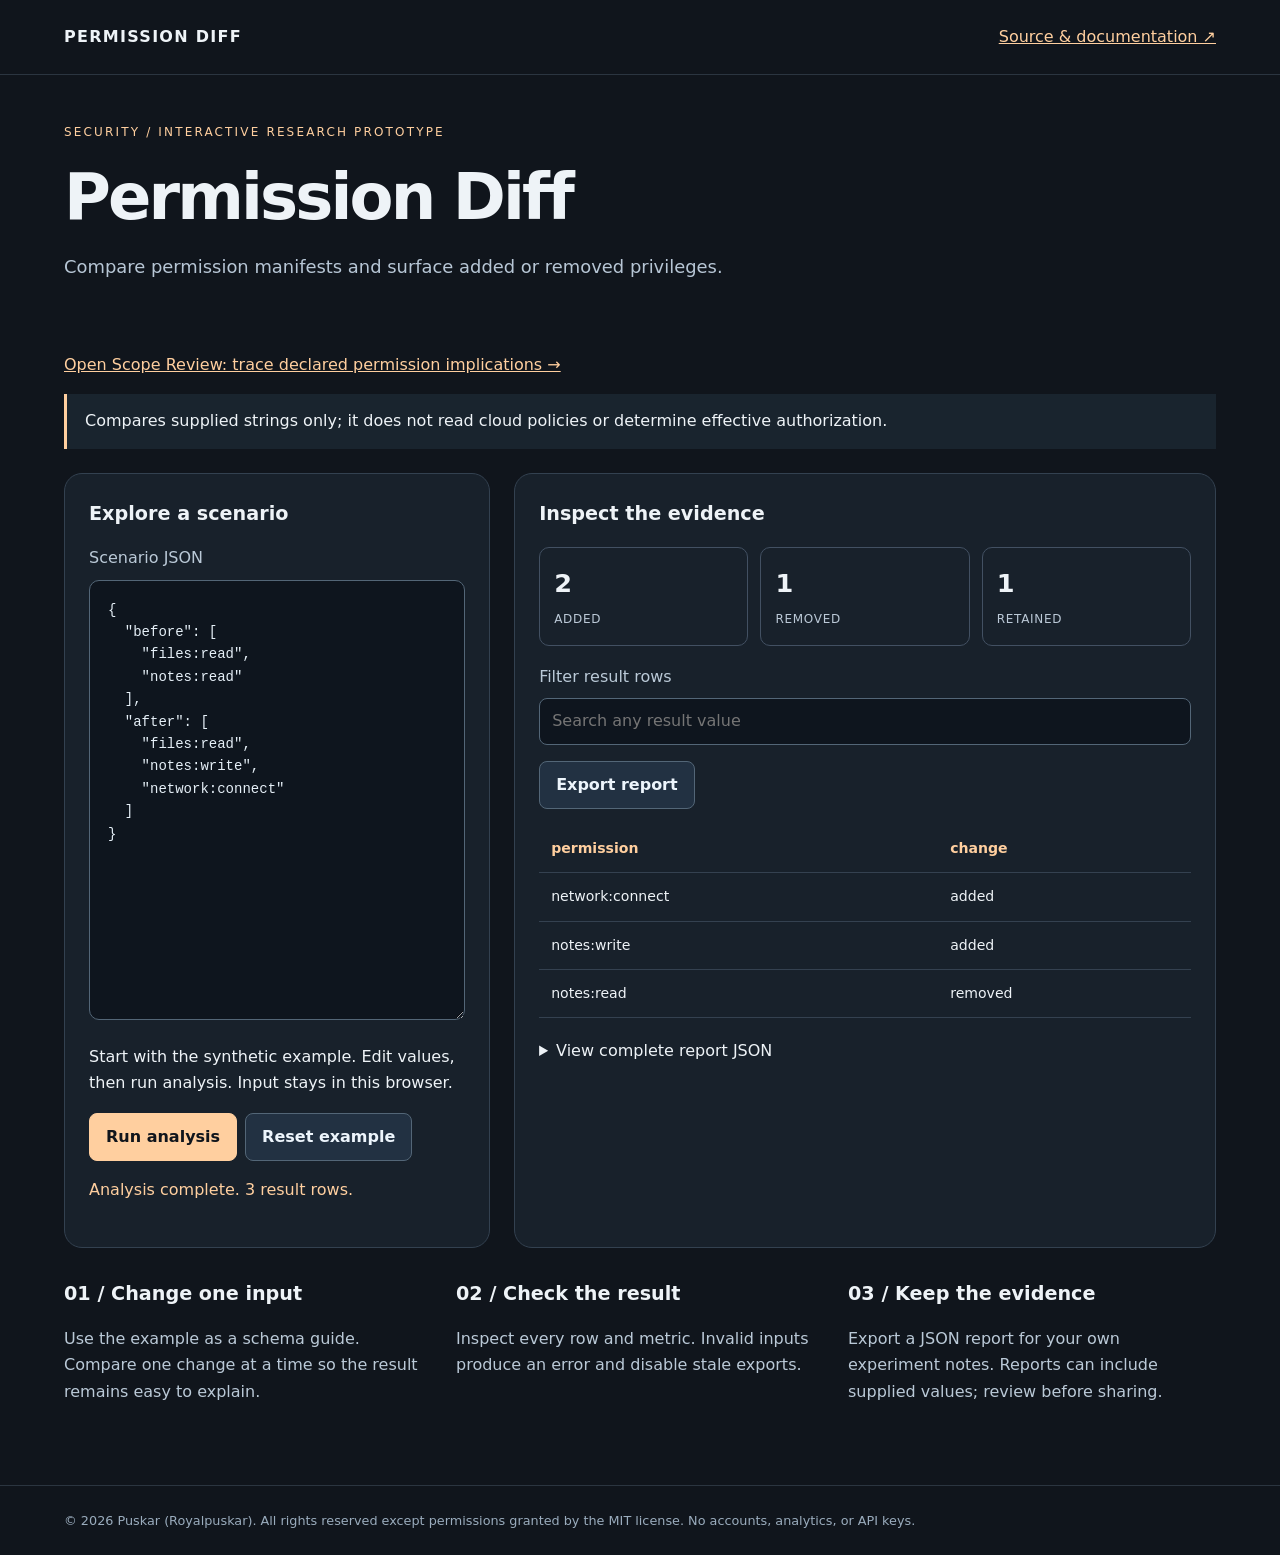
<file: index.html>
<!doctype html><html lang="en"><head><meta charset="utf-8"><meta name="viewport" content="width=device-width, initial-scale=1"><meta name="description" content="Compare permission manifests and surface added or removed privileges."><meta http-equiv="Content-Security-Policy" content="default-src 'self'; script-src 'self'; style-src 'self' 'unsafe-inline'; connect-src 'none'; object-src 'none'; base-uri 'none'; form-action 'none'"><title>Permission Diff · Puskar</title><link rel="stylesheet" href="style.css"></head><body style="--accent:#ffcf9f"><header><div class="brand">PERMISSION DIFF</div><nav><a href="https://github.com/Royalpuskar/permission-diff">Source &amp; documentation ↗</a></nav></header><main><section class="hero"><div class="eyebrow">Security / Interactive research prototype</div><h1>Permission Diff</h1><p>Compare permission manifests and surface added or removed privileges.</p></section><p><a href="scope-review.html">Open Scope Review: trace declared permission implications →</a></p><aside class="limit">Compares supplied strings only; it does not read cloud policies or determine effective authorization.</aside><div class="workspace"><section class="panel"><h2>Explore a scenario</h2><label for="input">Scenario JSON</label><textarea id="input" spellcheck="false" aria-describedby="input-help"></textarea><p id="input-help">Start with the synthetic example. Edit values, then run analysis. Input stays in this browser.</p><div class="actions"><button class="primary" id="run">Run analysis</button><button id="reset">Reset example</button></div><p id="status" role="status" aria-live="polite"></p></section><section class="panel"><h2>Inspect the evidence</h2><div id="metrics"></div><label for="filter">Filter result rows</label><input id="filter" type="search" placeholder="Search any result value"><div class="actions"><button id="export" disabled>Export report</button></div><div class="table-wrap"><table id="table"></table></div><details><summary>View complete report JSON</summary><pre id="raw"></pre></details></section></div><section class="guide"><div><h2>01 / Change one input</h2><p>Use the example as a schema guide. Compare one change at a time so the result remains easy to explain.</p></div><div><h2>02 / Check the result</h2><p>Inspect every row and metric. Invalid inputs produce an error and disable stale exports.</p></div><div><h2>03 / Keep the evidence</h2><p>Export a JSON report for your own experiment notes. Reports can include supplied values; review before sharing.</p></div></section></main><footer>© 2026 Puskar (Royalpuskar). All rights reserved except permissions granted by the MIT license. No accounts, analytics, or API keys.</footer><script type="module" src="app.mjs"></script></body></html>
</file>
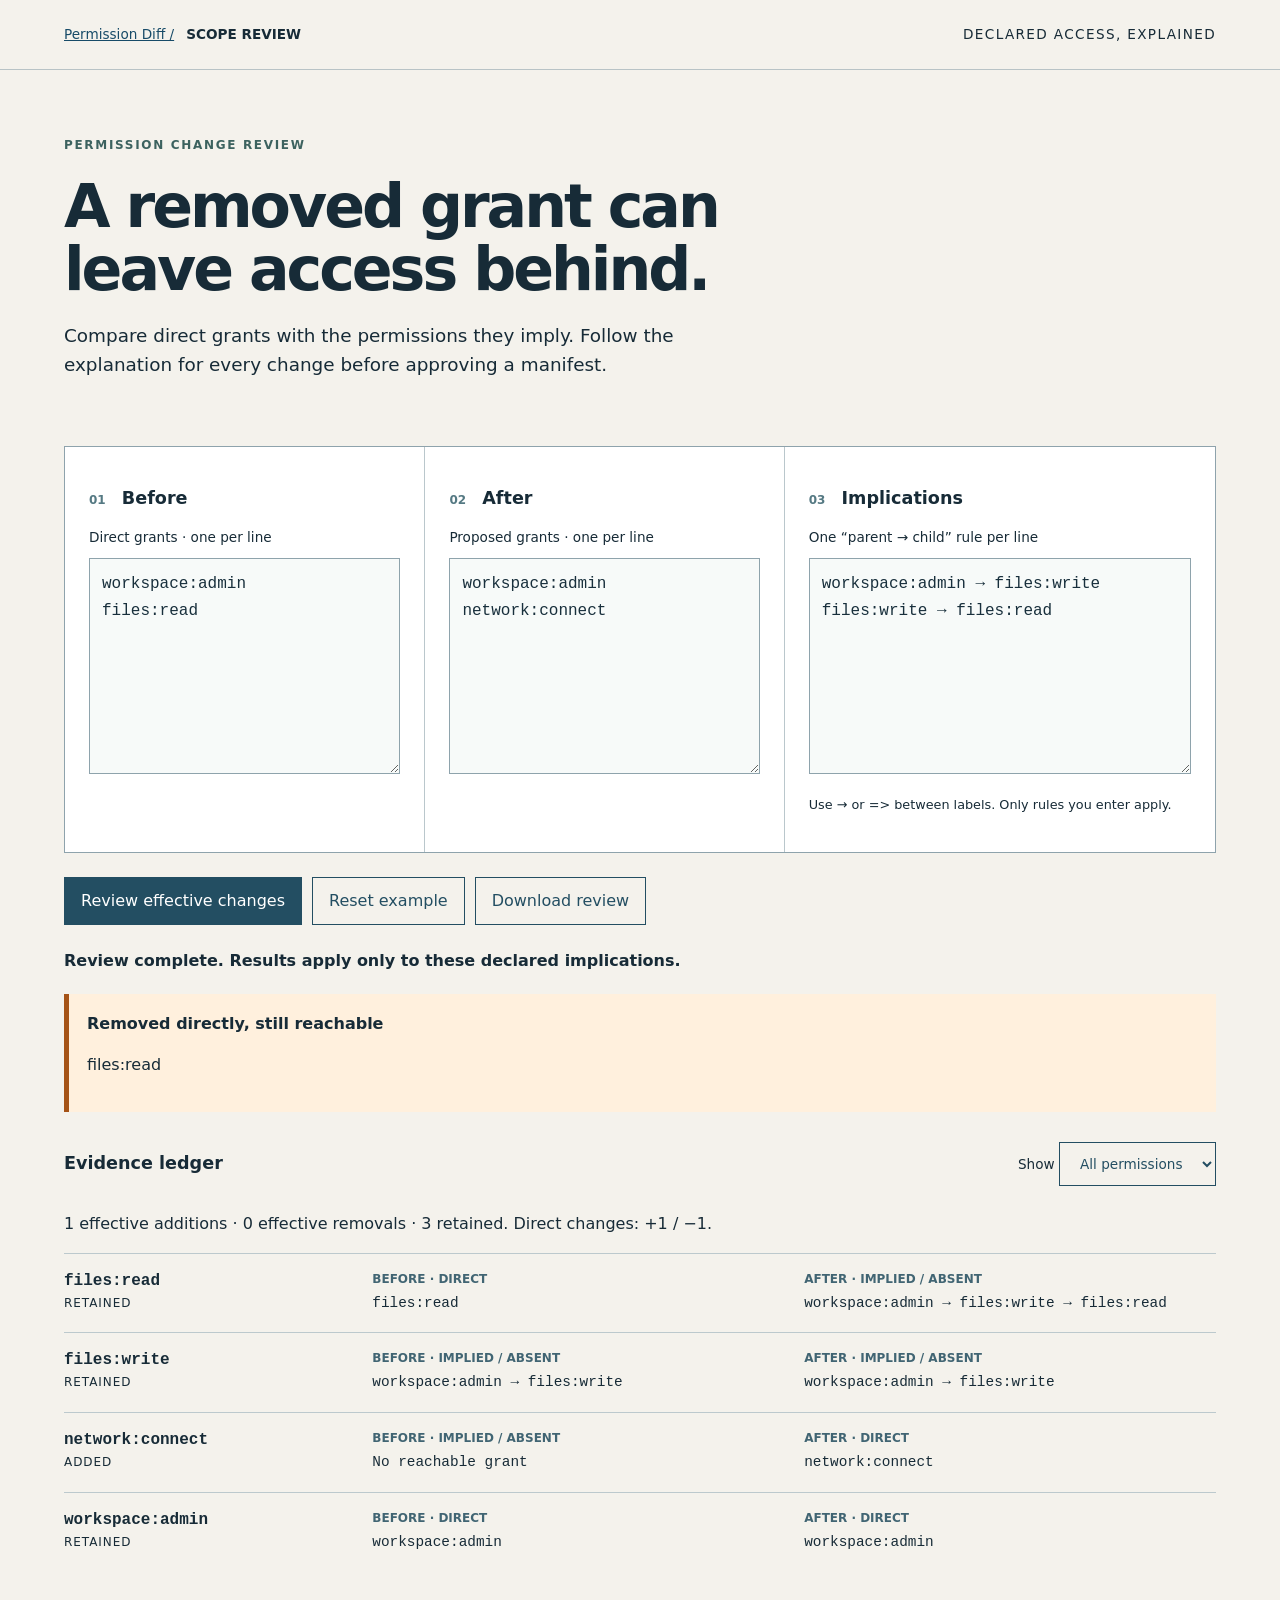
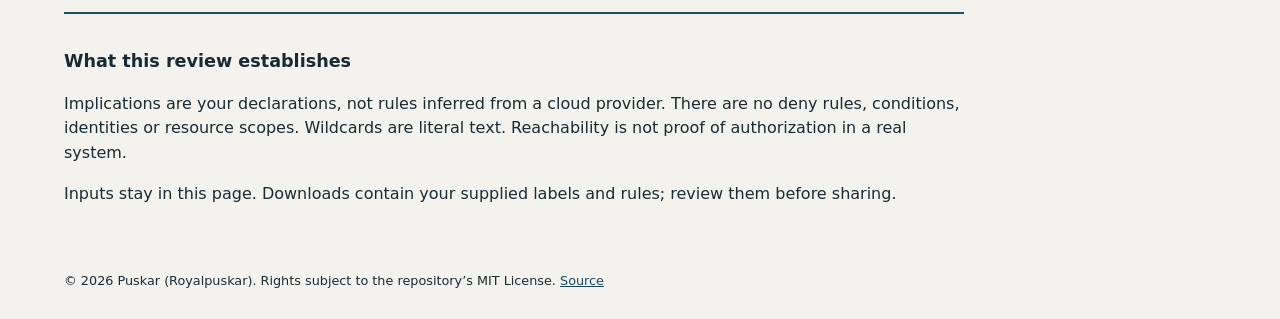
<file: scope-review.html>
<!doctype html><html lang="en"><head><meta charset="utf-8"><meta name="viewport" content="width=device-width,initial-scale=1"><meta http-equiv="Content-Security-Policy" content="default-src 'self'; script-src 'self'; style-src 'self'; connect-src 'none'; object-src 'none'; base-uri 'none'; form-action 'none'"><title>Scope Review · Permission Diff</title><link rel="stylesheet" href="scope-review.css"></head><body><header><a href="./">Permission Diff /</a><strong>SCOPE REVIEW</strong><span>DECLARED ACCESS, EXPLAINED</span></header><main><section class="intro"><p class="kicker">PERMISSION CHANGE REVIEW</p><h1>A removed grant can<br>leave access behind.</h1><p>Compare direct grants with the permissions they imply. Follow the explanation for every change before approving a manifest.</p></section><section class="ledger" aria-label="Permission model"><div><h2><span>01</span> Before</h2><label for="before">Direct grants · one per line</label><textarea id="before" rows="7" spellcheck="false"></textarea></div><div><h2><span>02</span> After</h2><label for="after">Proposed grants · one per line</label><textarea id="after" rows="7" spellcheck="false"></textarea></div><div><h2><span>03</span> Implications</h2><label for="rules">One “parent → child” rule per line</label><textarea id="rules" rows="7" spellcheck="false" aria-describedby="rules-help"></textarea><p id="rules-help">Use → or =&gt; between labels. Only rules you enter apply.</p></div></section><div class="toolbar"><button id="compare">Review effective changes</button><button id="reset" class="secondary">Reset example</button><button id="download" class="secondary" disabled>Download review</button></div><p id="status" role="status" aria-live="polite"></p><section id="retained" class="attention" hidden></section><section><div class="report-header"><h2>Evidence ledger</h2><label for="filter">Show <select id="filter"><option value="all">All permissions</option><option value="added">Added</option><option value="removed">Removed</option><option value="retained">Retained</option></select></label></div><p id="summary"></p><div id="evidence"></div></section><aside><h2>What this review establishes</h2><p>Implications are your declarations, not rules inferred from a cloud provider. There are no deny rules, conditions, identities or resource scopes. Wildcards are literal text. Reachability is not proof of authorization in a real system.</p><p>Inputs stay in this page. Downloads contain your supplied labels and rules; review them before sharing.</p></aside></main><footer>© 2026 Puskar (Royalpuskar). Rights subject to the repository’s MIT License. <a href="https://github.com/Royalpuskar/permission-diff">Source</a></footer><script type="module" src="scope-review.mjs"></script></body></html>
</file>
<file: style.css>
*{box-sizing:border-box}html{color-scheme:dark}body{margin:0;background:#10151c;color:#eef3f7;font:16px/1.65 system-ui,sans-serif}a{color:var(--accent)}button,textarea,input{font:inherit}header,main,footer{max-width:1440px;margin:auto;padding:24px 5vw}header{display:flex;justify-content:space-between;gap:20px;border-bottom:1px solid #2b3540}.brand{font-weight:750;letter-spacing:.08em}.eyebrow{text-transform:uppercase;letter-spacing:.18em;color:var(--accent);font-size:.75rem}h1{font-size:clamp(2.6rem,5vw,5.5rem);line-height:1.02;letter-spacing:-.045em;margin:22px 0}h2{font-size:1.2rem;margin-top:0}.hero{max-width:940px;padding:24px 0 36px}.hero p{font-size:1.12rem;color:#b7c6d5}.limit{padding:14px 18px;border-left:3px solid var(--accent);background:#19242e;margin-bottom:24px}.workspace{display:grid;grid-template-columns:minmax(290px,.85fr) minmax(0,1.4fr);gap:24px}.panel{background:#18212b;border:1px solid #334150;border-radius:18px;padding:24px;min-width:0}label{display:block;color:#bac9d7;margin-bottom:8px}textarea{width:100%;height:440px;resize:vertical;tab-size:2;background:#0e151e;color:#e5eff7;border:1px solid #536677;border-radius:10px;padding:18px;font:14px/1.6 ui-monospace,monospace}button{cursor:pointer;border:1px solid #536677;border-radius:8px;padding:10px 16px;background:#223142;color:#edf5fc;font-weight:650}button.primary{background:var(--accent);color:#10151c;border-color:var(--accent)}button:disabled{opacity:.45;cursor:not-allowed}button:hover:not(:disabled){filter:brightness(1.14)}button:focus-visible,a:focus-visible,textarea:focus-visible,input:focus-visible{outline:3px solid var(--accent);outline-offset:3px}.actions{display:flex;flex-wrap:wrap;gap:8px;margin:16px 0}#status{min-height:30px;color:var(--accent)}#metrics{display:grid;grid-template-columns:repeat(auto-fit,minmax(110px,1fr));gap:12px;margin:18px 0}.metric{padding:14px;border:1px solid #425062;border-radius:10px}.metric strong{display:block;font-size:1.6rem}.metric span{font-size:.75rem;text-transform:uppercase;letter-spacing:.06em;color:#bbc9d7}.table-wrap{overflow:auto;max-height:570px}table{border-collapse:collapse;width:100%;font-size:.88rem}th,td{text-align:left;padding:12px;border-bottom:1px solid #344150;vertical-align:top;white-space:pre-wrap;overflow-wrap:anywhere;min-width:90px}th{color:var(--accent);position:sticky;top:0;background:#18212b}input{width:100%;padding:9px 12px;background:#0e151e;color:#edf5fc;border:1px solid #536677;border-radius:8px}.guide{margin-top:30px;display:grid;grid-template-columns:repeat(3,1fr);gap:24px;color:#bac9d7}.guide h2{color:#eef3f7}footer{border-top:1px solid #2b3540;color:#9aacbd;font-size:.8rem;margin-top:40px}details{margin-top:20px}summary{cursor:pointer}pre{white-space:pre-wrap;overflow-wrap:anywhere;font-size:.8rem} @media(max-width:850px){.workspace,.guide{grid-template-columns:1fr}header{flex-wrap:wrap}textarea{height:320px}h1{font-size:3rem}}@media(min-width:2400px){header,main,footer{max-width:2000px}body{font-size:21px}textarea{font-size:18px;height:580px}}@media(prefers-reduced-motion:reduce){*{scroll-behavior:auto}}
</file>
<file: scope-review.css>
:root{font-family:system-ui,sans-serif;line-height:1.55;color:#172b37;background:#f4f2ec}*{box-sizing:border-box}body{margin:0}header,main,footer{max-width:1700px;margin:auto;padding:24px 5vw}header{display:flex;gap:12px;align-items:center;border-bottom:1px solid #b8c3c6;font-size:.85rem}header span{margin-left:auto;letter-spacing:.1em}a{color:#174b68}h1{font-size:clamp(2.2rem,4.7vw,5.5rem);letter-spacing:-.05em;line-height:1.06;font-weight:600;margin:20px 0}.intro{max-width:900px;padding:30px 0 48px}.intro>p:last-child{font-size:1.15rem;max-width:650px}.kicker{font-size:.75rem;font-weight:bold;letter-spacing:.14em;color:#3c625f}.ledger{display:grid;grid-template-columns:1fr 1fr 1.2fr;border:1px solid #8ea3ac;background:white}.ledger>div{padding:24px;min-width:0}.ledger>div+div{border-left:1px solid #bac7cc}h2{font-size:1.1rem;font-weight:650}h2 span{display:inline-block;color:#557983;margin-right:10px;font-size:.75rem}label{display:block;font-size:.85rem;margin:10px 0}textarea{width:100%;resize:vertical;font:1rem/1.7 ui-monospace,monospace;background:#f7faf9;border:1px solid #8ea3ac;color:#182f3c;padding:12px;min-height:190px}button,select{font:inherit;padding:11px 16px;min-height:44px;border:1px solid #234e62;background:#234e62;color:#fff;cursor:pointer}.secondary,select{background:transparent;color:#234e62}button:disabled{opacity:.4;cursor:default}.toolbar{display:flex;gap:10px;flex-wrap:wrap;margin:24px 0}button:hover:enabled{box-shadow:0 2px 0 #234e62}:focus-visible{outline:3px solid #bf671c;outline-offset:3px}.report-header{display:flex;justify-content:space-between;align-items:center;gap:12px}.attention{border-left:5px solid #a55316;background:#fff0dd;padding:18px;margin:20px 0}.entry{display:grid;grid-template-columns:minmax(130px,.7fr) 1fr 1fr;gap:20px;border-top:1px solid #bcc9cd;padding:18px 0;overflow-wrap:anywhere}.entry h3{margin:0;font:600 1rem ui-monospace,monospace}.badge{font-size:.75rem;text-transform:uppercase;letter-spacing:.08em}.path{font-family:ui-monospace,monospace;font-size:.9rem}.path small{display:block;font:600 .75rem system-ui;color:#416573;margin-bottom:6px}aside{border-top:2px solid #234e62;margin-top:40px;padding-top:20px;max-width:900px}footer,#rules-help{font-size:.8rem}#status{min-height:24px;font-weight:600}@media(max-width:850px){.ledger{grid-template-columns:1fr}.ledger>div+div{border-left:0;border-top:1px solid #bac7cc}.entry{grid-template-columns:1fr}.report-header{align-items:flex-start;flex-direction:column}header span{display:none}h1 br{display:none}}@media(min-width:2400px){:root{font-size:22px}header,main,footer{max-width:2400px}}
</file>
